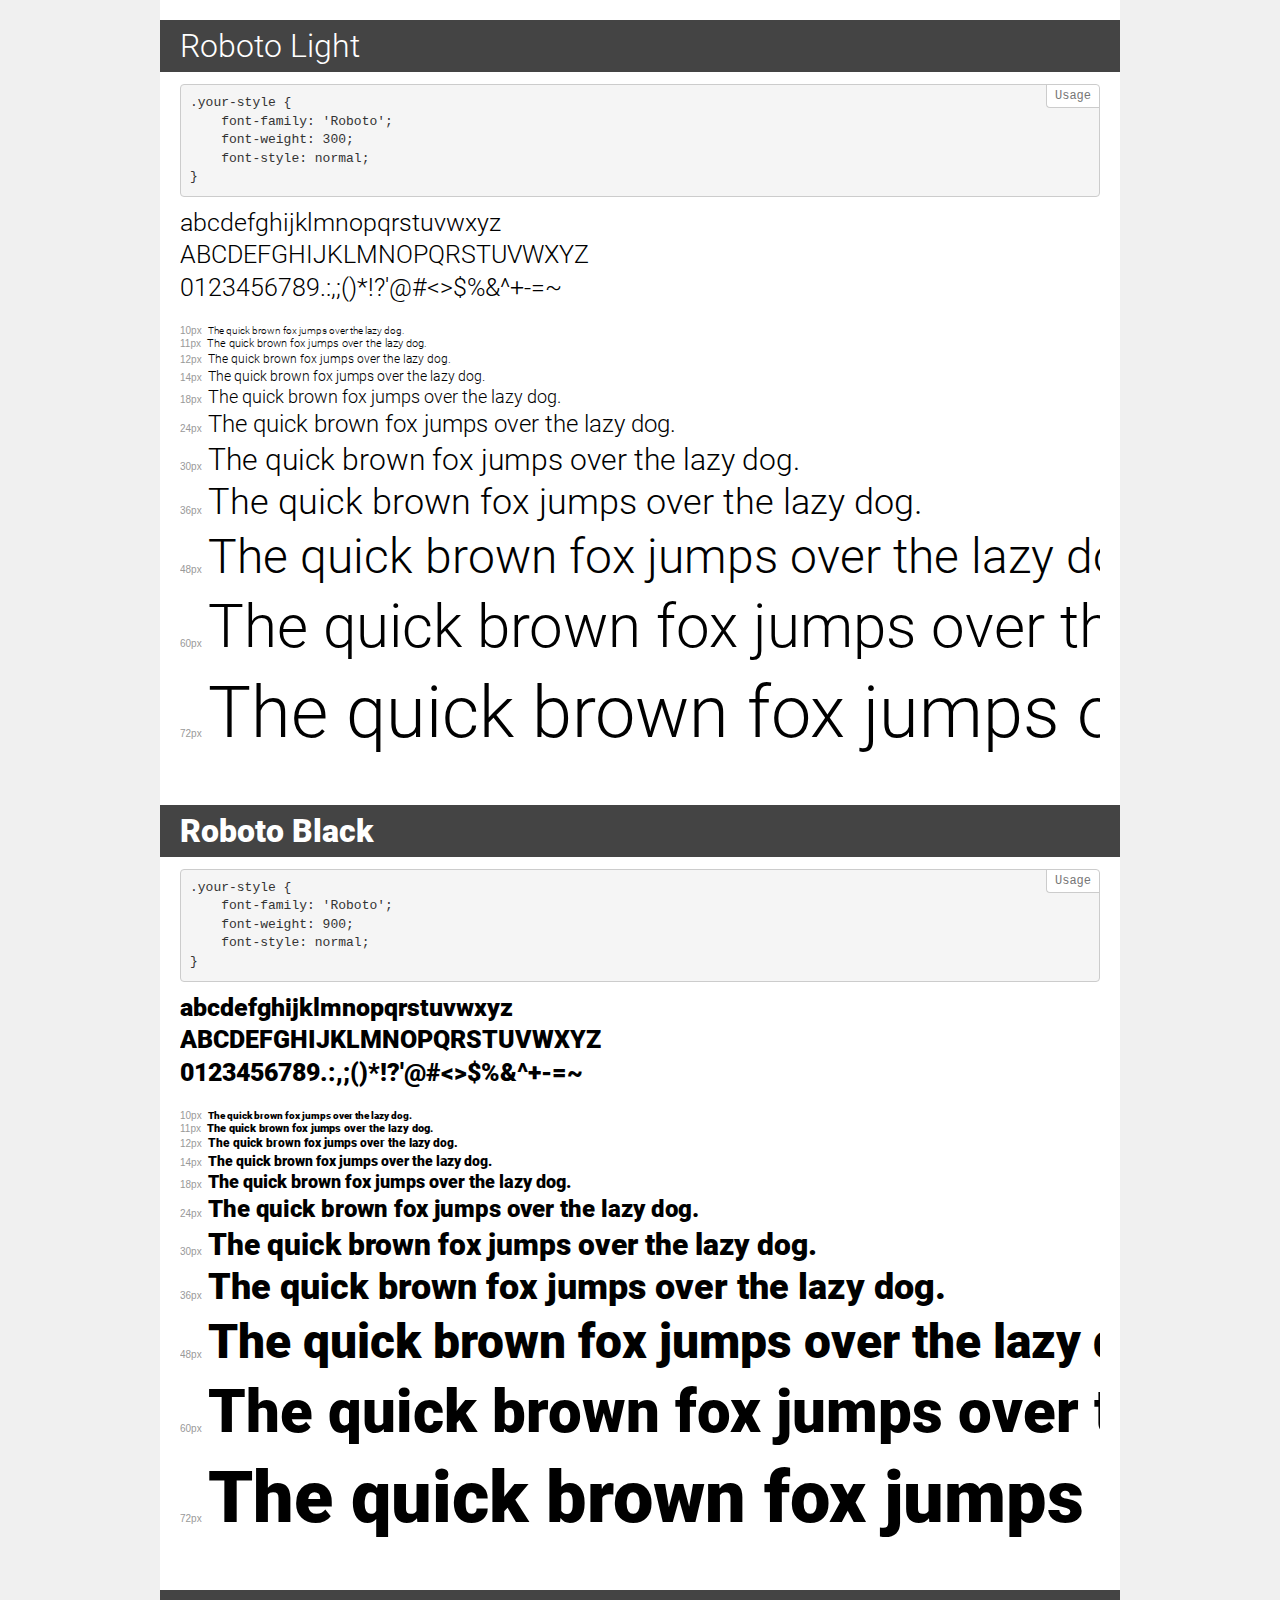
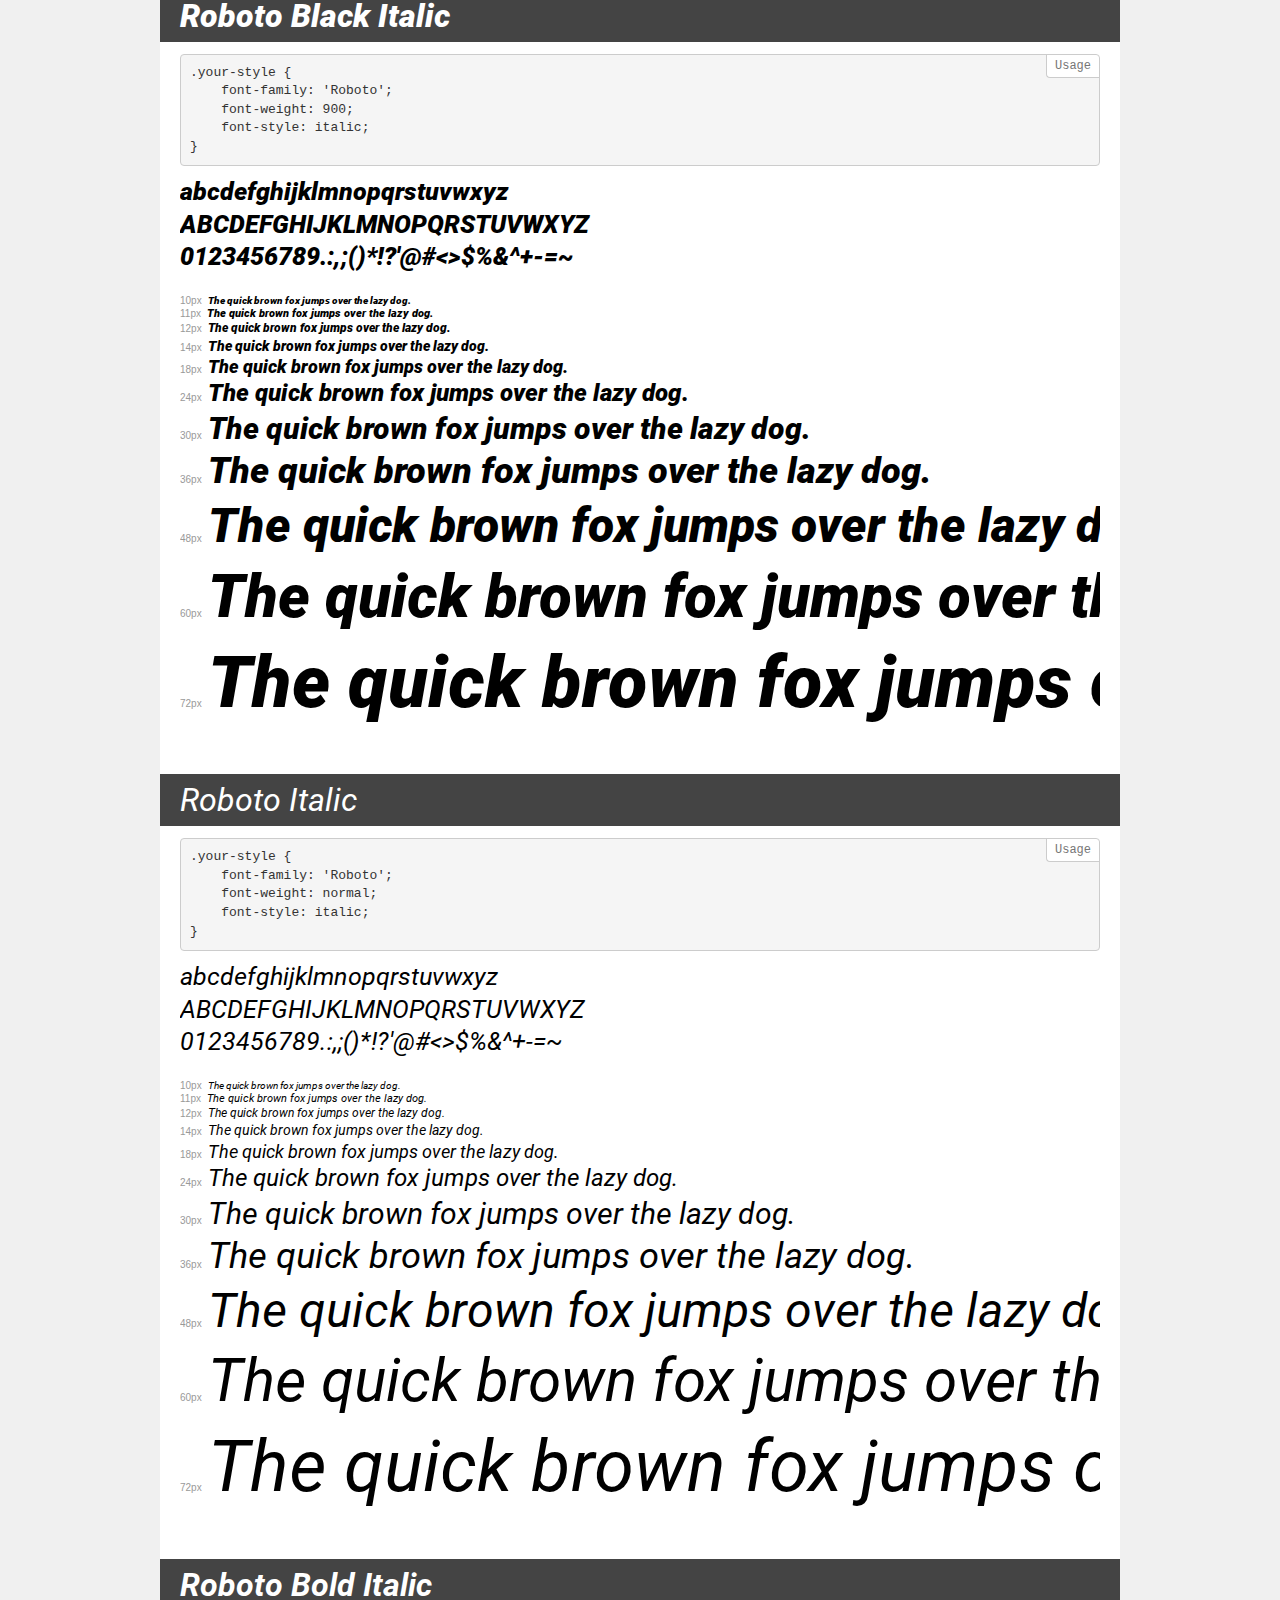
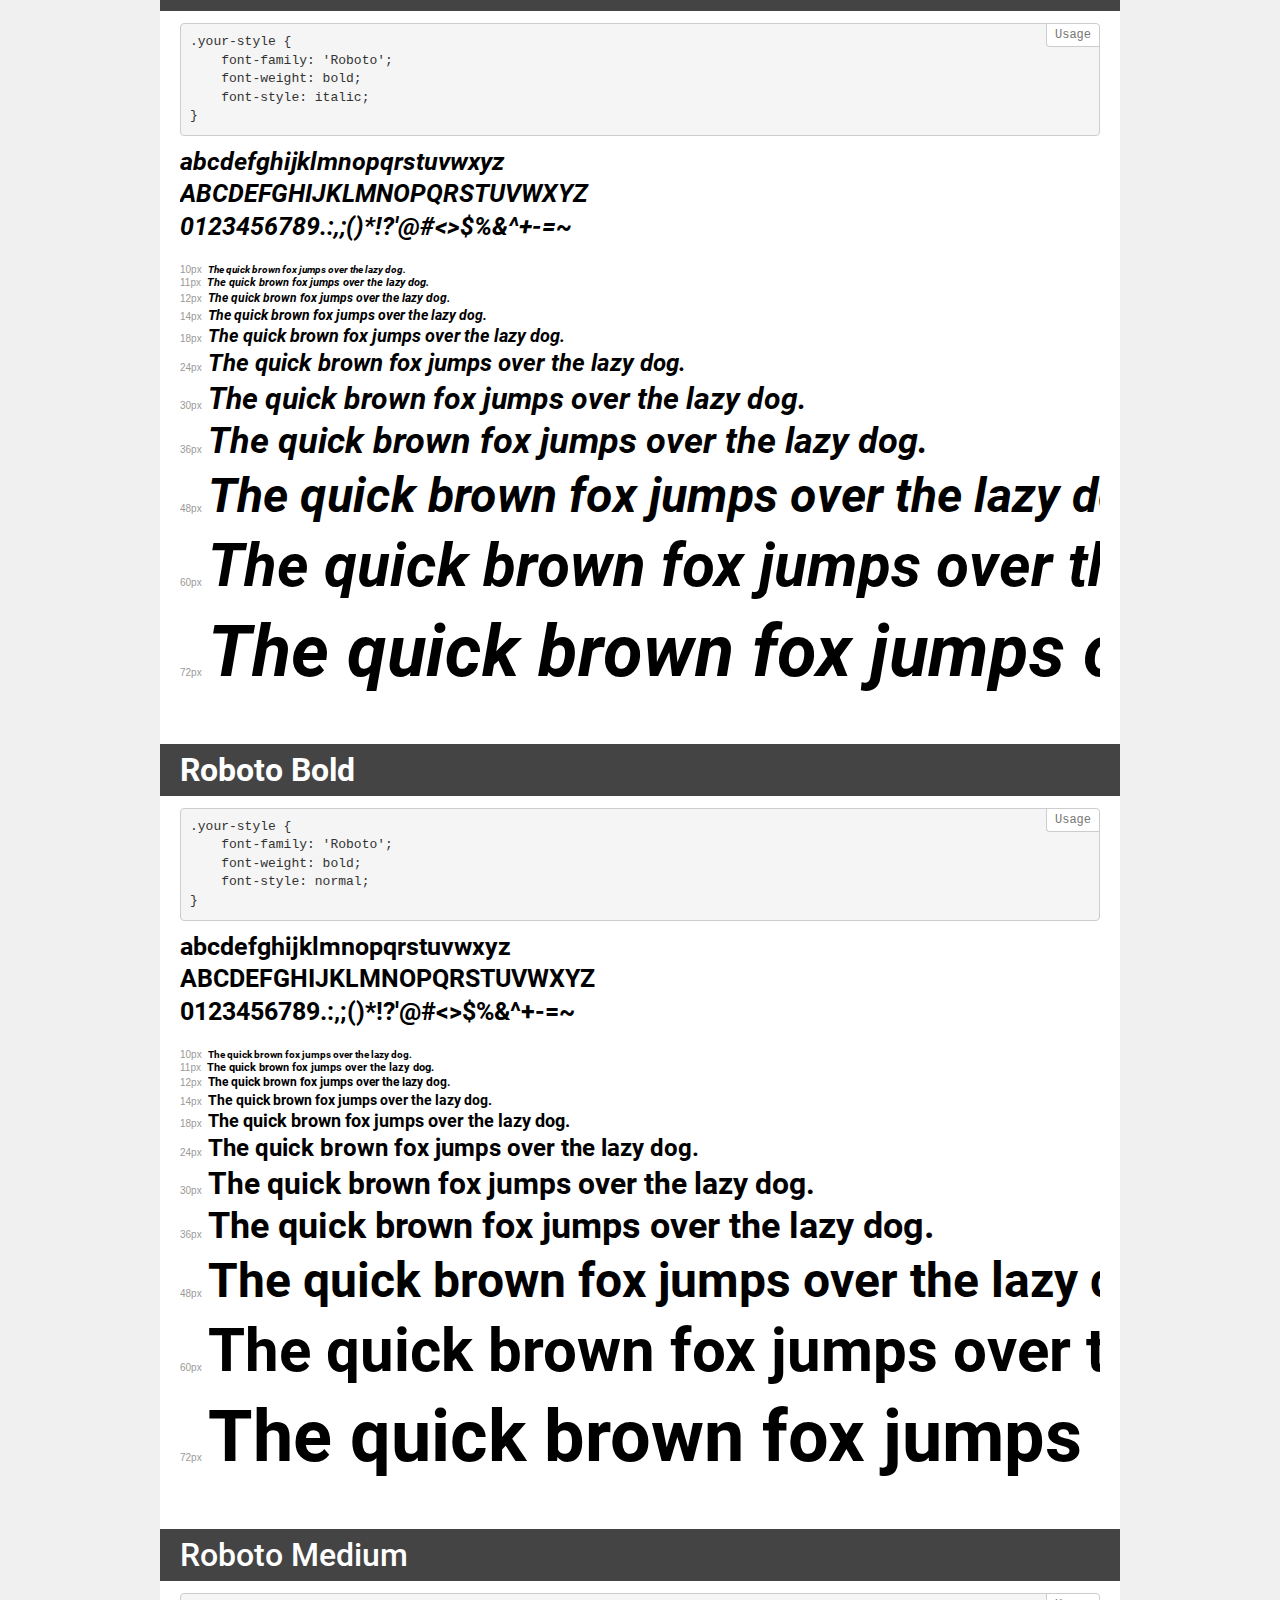
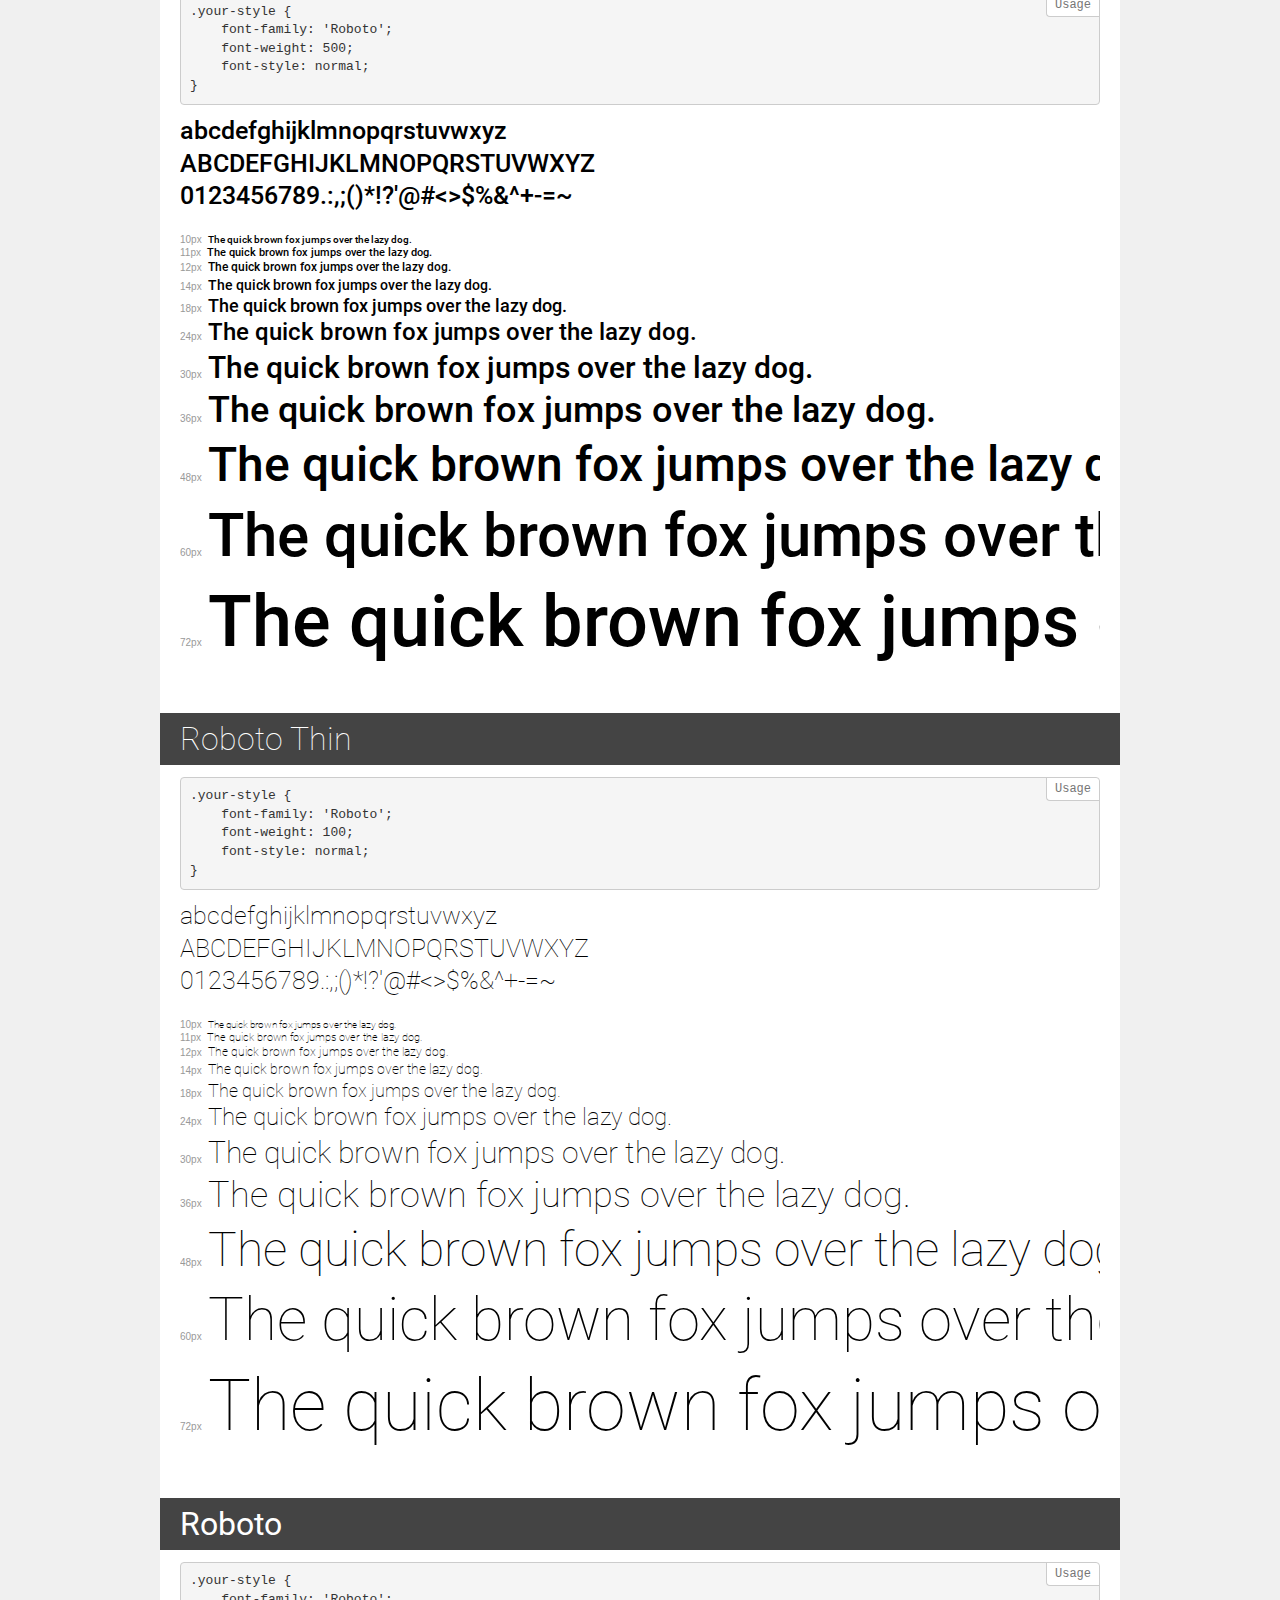
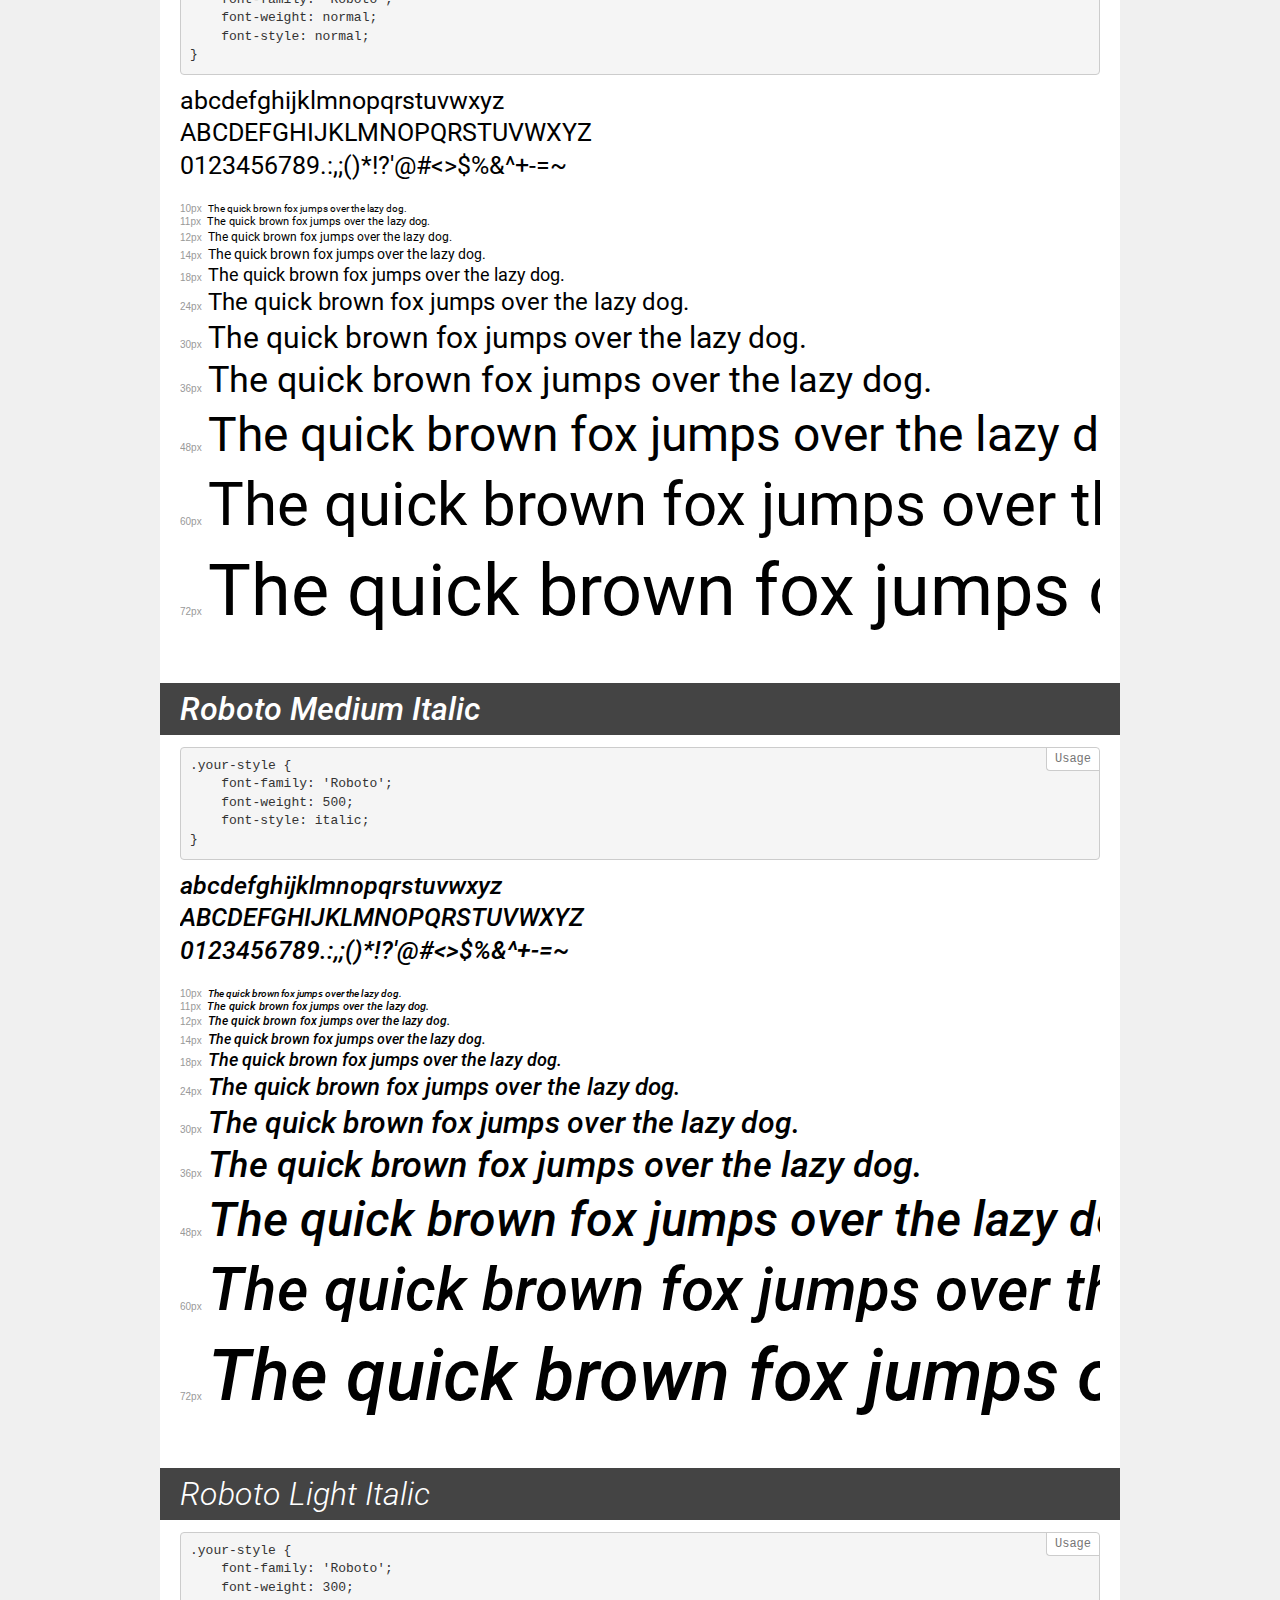
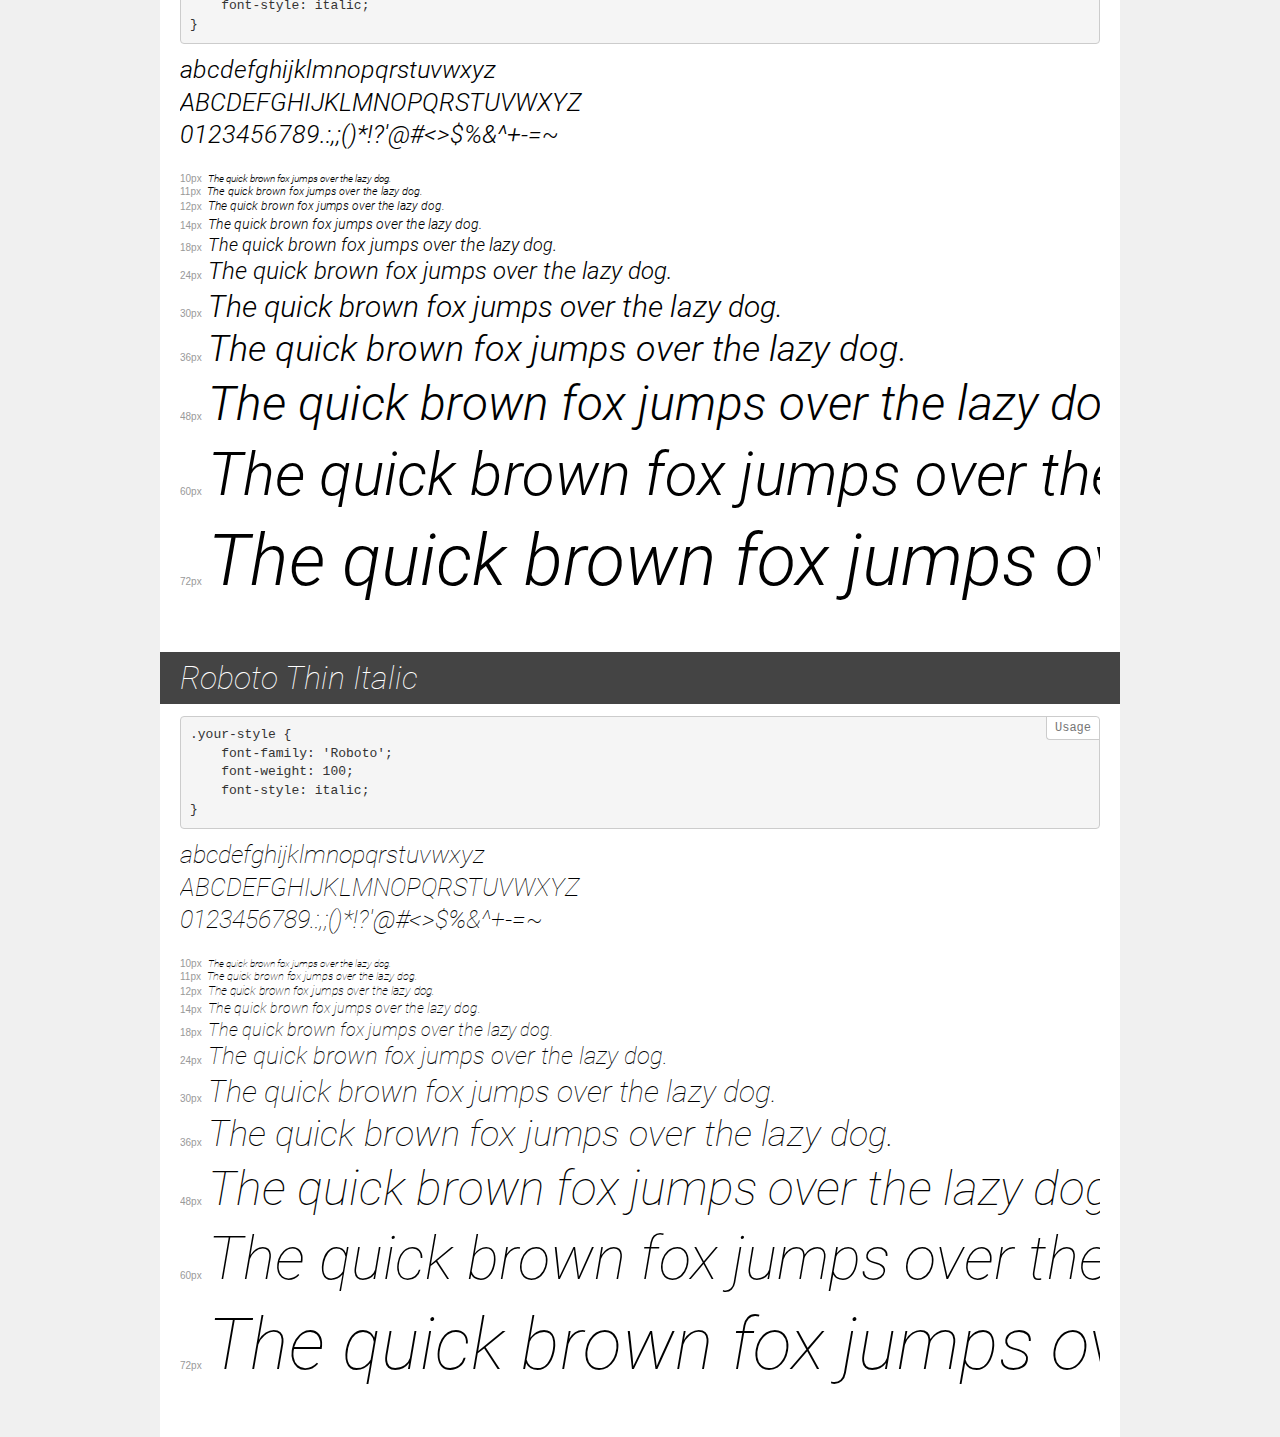
<file: fonts/demo.html>
<!DOCTYPE html>
<html lang="en">
<head>
    <meta charset="utf-8">
    <meta http-equiv="X-UA-Compatible" content="IE=edge">
    <meta name="viewport" content="width=device-width, initial-scale=1">
    <meta name="robots" content="noindex, noarchive">
    <meta name="format-detection" content="telephone=no">
    <title>Transfonter demo</title>
    <link href="stylesheet.css" rel="stylesheet">
    <style>
        /*
        http://meyerweb.com/eric/tools/css/reset/
        v2.0 | 20110126
        License: none (public domain)
        */
        html, body, div, span, applet, object, iframe,
        h1, h2, h3, h4, h5, h6, p, blockquote, pre,
        a, abbr, acronym, address, big, cite, code,
        del, dfn, em, img, ins, kbd, q, s, samp,
        small, strike, strong, sub, sup, tt, var,
        b, u, i, center,
        dl, dt, dd, ol, ul, li,
        fieldset, form, label, legend,
        table, caption, tbody, tfoot, thead, tr, th, td,
        article, aside, canvas, details, embed,
        figure, figcaption, footer, header, hgroup,
        menu, nav, output, ruby, section, summary,
        time, mark, audio, video {
            margin: 0;
            padding: 0;
            border: 0;
            font-size: 100%;
            font: inherit;
            vertical-align: baseline;
        }
        /* HTML5 display-role reset for older browsers */
        article, aside, details, figcaption, figure,
        footer, header, hgroup, menu, nav, section {
            display: block;
        }
        body {
            line-height: 1;
        }
        ol, ul {
            list-style: none;
        }
        blockquote, q {
            quotes: none;
        }
        blockquote:before, blockquote:after,
        q:before, q:after {
            content: '';
            content: none;
        }
        table {
            border-collapse: collapse;
            border-spacing: 0;
        }
        /* demo styles */
        body {
            background: #f0f0f0;
            color: #000;
        }
        .page {
            background: #fff;
            width: 920px;
            margin: 0 auto;
            padding: 20px 20px 0 20px;
            overflow: hidden;
        }
        .font-container {
            overflow-x: auto;
            overflow-y: hidden;
            margin-bottom: 40px;
            line-height: 1.3;
            white-space: nowrap;
            padding-bottom: 5px;
        }
        h1 {
            position: relative;
            background: #444;
            font-size: 32px;
            color: #fff;
            padding: 10px 20px;
            margin: 0 -20px 12px -20px;
        }
        .letters {
            font-size: 25px;
            margin-bottom: 20px;
        }
        .s10:before {
            content: '10px';
        }
        .s11:before {
            content: '11px';
        }
        .s12:before {
            content: '12px';
        }
        .s14:before {
            content: '14px';
        }
        .s18:before {
            content: '18px';
        }
        .s24:before {
            content: '24px';
        }
        .s30:before {
            content: '30px';
        }
        .s36:before {
            content: '36px';
        }
        .s48:before {
            content: '48px';
        }
        .s60:before {
            content: '60px';
        }
        .s72:before {
            content: '72px';
        }
        .s10:before, .s11:before, .s12:before, .s14:before,
        .s18:before, .s24:before, .s30:before, .s36:before,
        .s48:before, .s60:before, .s72:before {
            font-family: Arial, sans-serif;
            font-size: 10px;
            font-weight: normal;
            font-style: normal;
            color: #999;
            padding-right: 6px;
        }
        pre {
            display: block;
            position: relative;
            padding: 9px;
            margin: 0 0 10px;
            font-family: Monaco, Menlo, Consolas, "Courier New", monospace;
            font-size: 13px;
            line-height: 1.428571429;
            color: #333;
            font-weight: normal;
            font-style: normal;
            background-color: #f5f5f5;
            border: 1px solid #ccc;
            overflow-x: auto;
            border-radius: 4px;
        }
        pre:after {
            display: block;
            position: absolute;
            right: 0;
            top: 0;
            content: 'Usage';
            line-height: 1;
            padding: 5px 8px;
            font-size: 12px;
            color: #767676;
            background-color: #fff;
            border: 1px solid #ccc;
            border-right: none;
            border-top: none;
            border-radius: 0 4px 0 4px;
            z-index: 10;
        }
        /* responsive */
        @media (max-width: 959px) {
            .page {
                width: auto;
                margin: 0;
            }
        }
    </style>
</head>
<body>
<div class="page">
    <div class="demo">
        <h1 style="font-family: 'Roboto'; font-weight: 300; font-style: normal;">Roboto Light</h1>
        <pre>.your-style {
    font-family: 'Roboto';
    font-weight: 300;
    font-style: normal;
}</pre>
        <div class="font-container" style="font-family: 'Roboto'; font-weight: 300; font-style: normal;">
            <p class="letters">
                abcdefghijklmnopqrstuvwxyz<br>
ABCDEFGHIJKLMNOPQRSTUVWXYZ<br>
                0123456789.:,;()*!?'@#<>$%&^+-=~
            </p>
            <p class="s10" style="font-size: 10px;">The quick brown fox jumps over the lazy dog.</p>
            <p class="s11" style="font-size: 11px;">The quick brown fox jumps over the lazy dog.</p>
            <p class="s12" style="font-size: 12px;">The quick brown fox jumps over the lazy dog.</p>
            <p class="s14" style="font-size: 14px;">The quick brown fox jumps over the lazy dog.</p>
            <p class="s18" style="font-size: 18px;">The quick brown fox jumps over the lazy dog.</p>
            <p class="s24" style="font-size: 24px;">The quick brown fox jumps over the lazy dog.</p>
            <p class="s30" style="font-size: 30px;">The quick brown fox jumps over the lazy dog.</p>
            <p class="s36" style="font-size: 36px;">The quick brown fox jumps over the lazy dog.</p>
            <p class="s48" style="font-size: 48px;">The quick brown fox jumps over the lazy dog.</p>
            <p class="s60" style="font-size: 60px;">The quick brown fox jumps over the lazy dog.</p>
            <p class="s72" style="font-size: 72px;">The quick brown fox jumps over the lazy dog.</p>
        </div>
    </div>
    <div class="demo">
        <h1 style="font-family: 'Roboto'; font-weight: 900; font-style: normal;">Roboto Black</h1>
        <pre>.your-style {
    font-family: 'Roboto';
    font-weight: 900;
    font-style: normal;
}</pre>
        <div class="font-container" style="font-family: 'Roboto'; font-weight: 900; font-style: normal;">
            <p class="letters">
                abcdefghijklmnopqrstuvwxyz<br>
ABCDEFGHIJKLMNOPQRSTUVWXYZ<br>
                0123456789.:,;()*!?'@#<>$%&^+-=~
            </p>
            <p class="s10" style="font-size: 10px;">The quick brown fox jumps over the lazy dog.</p>
            <p class="s11" style="font-size: 11px;">The quick brown fox jumps over the lazy dog.</p>
            <p class="s12" style="font-size: 12px;">The quick brown fox jumps over the lazy dog.</p>
            <p class="s14" style="font-size: 14px;">The quick brown fox jumps over the lazy dog.</p>
            <p class="s18" style="font-size: 18px;">The quick brown fox jumps over the lazy dog.</p>
            <p class="s24" style="font-size: 24px;">The quick brown fox jumps over the lazy dog.</p>
            <p class="s30" style="font-size: 30px;">The quick brown fox jumps over the lazy dog.</p>
            <p class="s36" style="font-size: 36px;">The quick brown fox jumps over the lazy dog.</p>
            <p class="s48" style="font-size: 48px;">The quick brown fox jumps over the lazy dog.</p>
            <p class="s60" style="font-size: 60px;">The quick brown fox jumps over the lazy dog.</p>
            <p class="s72" style="font-size: 72px;">The quick brown fox jumps over the lazy dog.</p>
        </div>
    </div>
    <div class="demo">
        <h1 style="font-family: 'Roboto'; font-weight: 900; font-style: italic;">Roboto Black Italic</h1>
        <pre>.your-style {
    font-family: 'Roboto';
    font-weight: 900;
    font-style: italic;
}</pre>
        <div class="font-container" style="font-family: 'Roboto'; font-weight: 900; font-style: italic;">
            <p class="letters">
                abcdefghijklmnopqrstuvwxyz<br>
ABCDEFGHIJKLMNOPQRSTUVWXYZ<br>
                0123456789.:,;()*!?'@#<>$%&^+-=~
            </p>
            <p class="s10" style="font-size: 10px;">The quick brown fox jumps over the lazy dog.</p>
            <p class="s11" style="font-size: 11px;">The quick brown fox jumps over the lazy dog.</p>
            <p class="s12" style="font-size: 12px;">The quick brown fox jumps over the lazy dog.</p>
            <p class="s14" style="font-size: 14px;">The quick brown fox jumps over the lazy dog.</p>
            <p class="s18" style="font-size: 18px;">The quick brown fox jumps over the lazy dog.</p>
            <p class="s24" style="font-size: 24px;">The quick brown fox jumps over the lazy dog.</p>
            <p class="s30" style="font-size: 30px;">The quick brown fox jumps over the lazy dog.</p>
            <p class="s36" style="font-size: 36px;">The quick brown fox jumps over the lazy dog.</p>
            <p class="s48" style="font-size: 48px;">The quick brown fox jumps over the lazy dog.</p>
            <p class="s60" style="font-size: 60px;">The quick brown fox jumps over the lazy dog.</p>
            <p class="s72" style="font-size: 72px;">The quick brown fox jumps over the lazy dog.</p>
        </div>
    </div>
    <div class="demo">
        <h1 style="font-family: 'Roboto'; font-weight: normal; font-style: italic;">Roboto Italic</h1>
        <pre>.your-style {
    font-family: 'Roboto';
    font-weight: normal;
    font-style: italic;
}</pre>
        <div class="font-container" style="font-family: 'Roboto'; font-weight: normal; font-style: italic;">
            <p class="letters">
                abcdefghijklmnopqrstuvwxyz<br>
ABCDEFGHIJKLMNOPQRSTUVWXYZ<br>
                0123456789.:,;()*!?'@#<>$%&^+-=~
            </p>
            <p class="s10" style="font-size: 10px;">The quick brown fox jumps over the lazy dog.</p>
            <p class="s11" style="font-size: 11px;">The quick brown fox jumps over the lazy dog.</p>
            <p class="s12" style="font-size: 12px;">The quick brown fox jumps over the lazy dog.</p>
            <p class="s14" style="font-size: 14px;">The quick brown fox jumps over the lazy dog.</p>
            <p class="s18" style="font-size: 18px;">The quick brown fox jumps over the lazy dog.</p>
            <p class="s24" style="font-size: 24px;">The quick brown fox jumps over the lazy dog.</p>
            <p class="s30" style="font-size: 30px;">The quick brown fox jumps over the lazy dog.</p>
            <p class="s36" style="font-size: 36px;">The quick brown fox jumps over the lazy dog.</p>
            <p class="s48" style="font-size: 48px;">The quick brown fox jumps over the lazy dog.</p>
            <p class="s60" style="font-size: 60px;">The quick brown fox jumps over the lazy dog.</p>
            <p class="s72" style="font-size: 72px;">The quick brown fox jumps over the lazy dog.</p>
        </div>
    </div>
    <div class="demo">
        <h1 style="font-family: 'Roboto'; font-weight: bold; font-style: italic;">Roboto Bold Italic</h1>
        <pre>.your-style {
    font-family: 'Roboto';
    font-weight: bold;
    font-style: italic;
}</pre>
        <div class="font-container" style="font-family: 'Roboto'; font-weight: bold; font-style: italic;">
            <p class="letters">
                abcdefghijklmnopqrstuvwxyz<br>
ABCDEFGHIJKLMNOPQRSTUVWXYZ<br>
                0123456789.:,;()*!?'@#<>$%&^+-=~
            </p>
            <p class="s10" style="font-size: 10px;">The quick brown fox jumps over the lazy dog.</p>
            <p class="s11" style="font-size: 11px;">The quick brown fox jumps over the lazy dog.</p>
            <p class="s12" style="font-size: 12px;">The quick brown fox jumps over the lazy dog.</p>
            <p class="s14" style="font-size: 14px;">The quick brown fox jumps over the lazy dog.</p>
            <p class="s18" style="font-size: 18px;">The quick brown fox jumps over the lazy dog.</p>
            <p class="s24" style="font-size: 24px;">The quick brown fox jumps over the lazy dog.</p>
            <p class="s30" style="font-size: 30px;">The quick brown fox jumps over the lazy dog.</p>
            <p class="s36" style="font-size: 36px;">The quick brown fox jumps over the lazy dog.</p>
            <p class="s48" style="font-size: 48px;">The quick brown fox jumps over the lazy dog.</p>
            <p class="s60" style="font-size: 60px;">The quick brown fox jumps over the lazy dog.</p>
            <p class="s72" style="font-size: 72px;">The quick brown fox jumps over the lazy dog.</p>
        </div>
    </div>
    <div class="demo">
        <h1 style="font-family: 'Roboto'; font-weight: bold; font-style: normal;">Roboto Bold</h1>
        <pre>.your-style {
    font-family: 'Roboto';
    font-weight: bold;
    font-style: normal;
}</pre>
        <div class="font-container" style="font-family: 'Roboto'; font-weight: bold; font-style: normal;">
            <p class="letters">
                abcdefghijklmnopqrstuvwxyz<br>
ABCDEFGHIJKLMNOPQRSTUVWXYZ<br>
                0123456789.:,;()*!?'@#<>$%&^+-=~
            </p>
            <p class="s10" style="font-size: 10px;">The quick brown fox jumps over the lazy dog.</p>
            <p class="s11" style="font-size: 11px;">The quick brown fox jumps over the lazy dog.</p>
            <p class="s12" style="font-size: 12px;">The quick brown fox jumps over the lazy dog.</p>
            <p class="s14" style="font-size: 14px;">The quick brown fox jumps over the lazy dog.</p>
            <p class="s18" style="font-size: 18px;">The quick brown fox jumps over the lazy dog.</p>
            <p class="s24" style="font-size: 24px;">The quick brown fox jumps over the lazy dog.</p>
            <p class="s30" style="font-size: 30px;">The quick brown fox jumps over the lazy dog.</p>
            <p class="s36" style="font-size: 36px;">The quick brown fox jumps over the lazy dog.</p>
            <p class="s48" style="font-size: 48px;">The quick brown fox jumps over the lazy dog.</p>
            <p class="s60" style="font-size: 60px;">The quick brown fox jumps over the lazy dog.</p>
            <p class="s72" style="font-size: 72px;">The quick brown fox jumps over the lazy dog.</p>
        </div>
    </div>
    <div class="demo">
        <h1 style="font-family: 'Roboto'; font-weight: 500; font-style: normal;">Roboto Medium</h1>
        <pre>.your-style {
    font-family: 'Roboto';
    font-weight: 500;
    font-style: normal;
}</pre>
        <div class="font-container" style="font-family: 'Roboto'; font-weight: 500; font-style: normal;">
            <p class="letters">
                abcdefghijklmnopqrstuvwxyz<br>
ABCDEFGHIJKLMNOPQRSTUVWXYZ<br>
                0123456789.:,;()*!?'@#<>$%&^+-=~
            </p>
            <p class="s10" style="font-size: 10px;">The quick brown fox jumps over the lazy dog.</p>
            <p class="s11" style="font-size: 11px;">The quick brown fox jumps over the lazy dog.</p>
            <p class="s12" style="font-size: 12px;">The quick brown fox jumps over the lazy dog.</p>
            <p class="s14" style="font-size: 14px;">The quick brown fox jumps over the lazy dog.</p>
            <p class="s18" style="font-size: 18px;">The quick brown fox jumps over the lazy dog.</p>
            <p class="s24" style="font-size: 24px;">The quick brown fox jumps over the lazy dog.</p>
            <p class="s30" style="font-size: 30px;">The quick brown fox jumps over the lazy dog.</p>
            <p class="s36" style="font-size: 36px;">The quick brown fox jumps over the lazy dog.</p>
            <p class="s48" style="font-size: 48px;">The quick brown fox jumps over the lazy dog.</p>
            <p class="s60" style="font-size: 60px;">The quick brown fox jumps over the lazy dog.</p>
            <p class="s72" style="font-size: 72px;">The quick brown fox jumps over the lazy dog.</p>
        </div>
    </div>
    <div class="demo">
        <h1 style="font-family: 'Roboto'; font-weight: 100; font-style: normal;">Roboto Thin</h1>
        <pre>.your-style {
    font-family: 'Roboto';
    font-weight: 100;
    font-style: normal;
}</pre>
        <div class="font-container" style="font-family: 'Roboto'; font-weight: 100; font-style: normal;">
            <p class="letters">
                abcdefghijklmnopqrstuvwxyz<br>
ABCDEFGHIJKLMNOPQRSTUVWXYZ<br>
                0123456789.:,;()*!?'@#<>$%&^+-=~
            </p>
            <p class="s10" style="font-size: 10px;">The quick brown fox jumps over the lazy dog.</p>
            <p class="s11" style="font-size: 11px;">The quick brown fox jumps over the lazy dog.</p>
            <p class="s12" style="font-size: 12px;">The quick brown fox jumps over the lazy dog.</p>
            <p class="s14" style="font-size: 14px;">The quick brown fox jumps over the lazy dog.</p>
            <p class="s18" style="font-size: 18px;">The quick brown fox jumps over the lazy dog.</p>
            <p class="s24" style="font-size: 24px;">The quick brown fox jumps over the lazy dog.</p>
            <p class="s30" style="font-size: 30px;">The quick brown fox jumps over the lazy dog.</p>
            <p class="s36" style="font-size: 36px;">The quick brown fox jumps over the lazy dog.</p>
            <p class="s48" style="font-size: 48px;">The quick brown fox jumps over the lazy dog.</p>
            <p class="s60" style="font-size: 60px;">The quick brown fox jumps over the lazy dog.</p>
            <p class="s72" style="font-size: 72px;">The quick brown fox jumps over the lazy dog.</p>
        </div>
    </div>
    <div class="demo">
        <h1 style="font-family: 'Roboto'; font-weight: normal; font-style: normal;">Roboto</h1>
        <pre>.your-style {
    font-family: 'Roboto';
    font-weight: normal;
    font-style: normal;
}</pre>
        <div class="font-container" style="font-family: 'Roboto'; font-weight: normal; font-style: normal;">
            <p class="letters">
                abcdefghijklmnopqrstuvwxyz<br>
ABCDEFGHIJKLMNOPQRSTUVWXYZ<br>
                0123456789.:,;()*!?'@#<>$%&^+-=~
            </p>
            <p class="s10" style="font-size: 10px;">The quick brown fox jumps over the lazy dog.</p>
            <p class="s11" style="font-size: 11px;">The quick brown fox jumps over the lazy dog.</p>
            <p class="s12" style="font-size: 12px;">The quick brown fox jumps over the lazy dog.</p>
            <p class="s14" style="font-size: 14px;">The quick brown fox jumps over the lazy dog.</p>
            <p class="s18" style="font-size: 18px;">The quick brown fox jumps over the lazy dog.</p>
            <p class="s24" style="font-size: 24px;">The quick brown fox jumps over the lazy dog.</p>
            <p class="s30" style="font-size: 30px;">The quick brown fox jumps over the lazy dog.</p>
            <p class="s36" style="font-size: 36px;">The quick brown fox jumps over the lazy dog.</p>
            <p class="s48" style="font-size: 48px;">The quick brown fox jumps over the lazy dog.</p>
            <p class="s60" style="font-size: 60px;">The quick brown fox jumps over the lazy dog.</p>
            <p class="s72" style="font-size: 72px;">The quick brown fox jumps over the lazy dog.</p>
        </div>
    </div>
    <div class="demo">
        <h1 style="font-family: 'Roboto'; font-weight: 500; font-style: italic;">Roboto Medium Italic</h1>
        <pre>.your-style {
    font-family: 'Roboto';
    font-weight: 500;
    font-style: italic;
}</pre>
        <div class="font-container" style="font-family: 'Roboto'; font-weight: 500; font-style: italic;">
            <p class="letters">
                abcdefghijklmnopqrstuvwxyz<br>
ABCDEFGHIJKLMNOPQRSTUVWXYZ<br>
                0123456789.:,;()*!?'@#<>$%&^+-=~
            </p>
            <p class="s10" style="font-size: 10px;">The quick brown fox jumps over the lazy dog.</p>
            <p class="s11" style="font-size: 11px;">The quick brown fox jumps over the lazy dog.</p>
            <p class="s12" style="font-size: 12px;">The quick brown fox jumps over the lazy dog.</p>
            <p class="s14" style="font-size: 14px;">The quick brown fox jumps over the lazy dog.</p>
            <p class="s18" style="font-size: 18px;">The quick brown fox jumps over the lazy dog.</p>
            <p class="s24" style="font-size: 24px;">The quick brown fox jumps over the lazy dog.</p>
            <p class="s30" style="font-size: 30px;">The quick brown fox jumps over the lazy dog.</p>
            <p class="s36" style="font-size: 36px;">The quick brown fox jumps over the lazy dog.</p>
            <p class="s48" style="font-size: 48px;">The quick brown fox jumps over the lazy dog.</p>
            <p class="s60" style="font-size: 60px;">The quick brown fox jumps over the lazy dog.</p>
            <p class="s72" style="font-size: 72px;">The quick brown fox jumps over the lazy dog.</p>
        </div>
    </div>
    <div class="demo">
        <h1 style="font-family: 'Roboto'; font-weight: 300; font-style: italic;">Roboto Light Italic</h1>
        <pre>.your-style {
    font-family: 'Roboto';
    font-weight: 300;
    font-style: italic;
}</pre>
        <div class="font-container" style="font-family: 'Roboto'; font-weight: 300; font-style: italic;">
            <p class="letters">
                abcdefghijklmnopqrstuvwxyz<br>
ABCDEFGHIJKLMNOPQRSTUVWXYZ<br>
                0123456789.:,;()*!?'@#<>$%&^+-=~
            </p>
            <p class="s10" style="font-size: 10px;">The quick brown fox jumps over the lazy dog.</p>
            <p class="s11" style="font-size: 11px;">The quick brown fox jumps over the lazy dog.</p>
            <p class="s12" style="font-size: 12px;">The quick brown fox jumps over the lazy dog.</p>
            <p class="s14" style="font-size: 14px;">The quick brown fox jumps over the lazy dog.</p>
            <p class="s18" style="font-size: 18px;">The quick brown fox jumps over the lazy dog.</p>
            <p class="s24" style="font-size: 24px;">The quick brown fox jumps over the lazy dog.</p>
            <p class="s30" style="font-size: 30px;">The quick brown fox jumps over the lazy dog.</p>
            <p class="s36" style="font-size: 36px;">The quick brown fox jumps over the lazy dog.</p>
            <p class="s48" style="font-size: 48px;">The quick brown fox jumps over the lazy dog.</p>
            <p class="s60" style="font-size: 60px;">The quick brown fox jumps over the lazy dog.</p>
            <p class="s72" style="font-size: 72px;">The quick brown fox jumps over the lazy dog.</p>
        </div>
    </div>
    <div class="demo">
        <h1 style="font-family: 'Roboto'; font-weight: 100; font-style: italic;">Roboto Thin Italic</h1>
        <pre>.your-style {
    font-family: 'Roboto';
    font-weight: 100;
    font-style: italic;
}</pre>
        <div class="font-container" style="font-family: 'Roboto'; font-weight: 100; font-style: italic;">
            <p class="letters">
                abcdefghijklmnopqrstuvwxyz<br>
ABCDEFGHIJKLMNOPQRSTUVWXYZ<br>
                0123456789.:,;()*!?'@#<>$%&^+-=~
            </p>
            <p class="s10" style="font-size: 10px;">The quick brown fox jumps over the lazy dog.</p>
            <p class="s11" style="font-size: 11px;">The quick brown fox jumps over the lazy dog.</p>
            <p class="s12" style="font-size: 12px;">The quick brown fox jumps over the lazy dog.</p>
            <p class="s14" style="font-size: 14px;">The quick brown fox jumps over the lazy dog.</p>
            <p class="s18" style="font-size: 18px;">The quick brown fox jumps over the lazy dog.</p>
            <p class="s24" style="font-size: 24px;">The quick brown fox jumps over the lazy dog.</p>
            <p class="s30" style="font-size: 30px;">The quick brown fox jumps over the lazy dog.</p>
            <p class="s36" style="font-size: 36px;">The quick brown fox jumps over the lazy dog.</p>
            <p class="s48" style="font-size: 48px;">The quick brown fox jumps over the lazy dog.</p>
            <p class="s60" style="font-size: 60px;">The quick brown fox jumps over the lazy dog.</p>
            <p class="s72" style="font-size: 72px;">The quick brown fox jumps over the lazy dog.</p>
        </div>
    </div>
</div>
</body>
</html>
</file>
<file: fonts/stylesheet.css>
@font-face {
    font-family: 'Roboto';
    src: local('Roboto Light'), local('Roboto-Light'),
        url('Roboto-Light.woff2') format('woff2'),
        url('Roboto-Light.woff') format('woff');
    font-weight: 300;
    font-style: normal;
    font-display: swap;
}

@font-face {
    font-family: 'Roboto';
    src: local('Roboto Black'), local('Roboto-Black'),
        url('Roboto-Black.woff2') format('woff2'),
        url('Roboto-Black.woff') format('woff');
    font-weight: 900;
    font-style: normal;
    font-display: swap;
}

@font-face {
    font-family: 'Roboto';
    src: local('Roboto Black Italic'), local('Roboto-BlackItalic'),
        url('Roboto-BlackItalic.woff2') format('woff2'),
        url('Roboto-BlackItalic.woff') format('woff');
    font-weight: 900;
    font-style: italic;
    font-display: swap;
}

@font-face {
    font-family: 'Roboto';
    src: local('Roboto Italic'), local('Roboto-Italic'),
        url('Roboto-Italic.woff2') format('woff2'),
        url('Roboto-Italic.woff') format('woff');
    font-weight: normal;
    font-style: italic;
    font-display: swap;
}

@font-face {
    font-family: 'Roboto';
    src: local('Roboto Bold Italic'), local('Roboto-BoldItalic'),
        url('Roboto-BoldItalic.woff2') format('woff2'),
        url('Roboto-BoldItalic.woff') format('woff');
    font-weight: bold;
    font-style: italic;
    font-display: swap;
}

@font-face {
    font-family: 'Roboto';
    src: local('Roboto Bold'), local('Roboto-Bold'),
        url('Roboto-Bold.woff2') format('woff2'),
        url('Roboto-Bold.woff') format('woff');
    font-weight: bold;
    font-style: normal;
    font-display: swap;
}

@font-face {
    font-family: 'Roboto';
    src: local('Roboto Medium'), local('Roboto-Medium'),
        url('Roboto-Medium.woff2') format('woff2'),
        url('Roboto-Medium.woff') format('woff');
    font-weight: 500;
    font-style: normal;
    font-display: swap;
}

@font-face {
    font-family: 'Roboto';
    src: local('Roboto Thin'), local('Roboto-Thin'),
        url('Roboto-Thin.woff2') format('woff2'),
        url('Roboto-Thin.woff') format('woff');
    font-weight: 100;
    font-style: normal;
    font-display: swap;
}

@font-face {
    font-family: 'Roboto';
    src: local('Roboto'), local('Roboto-Regular'),
        url('Roboto-Regular.woff2') format('woff2'),
        url('Roboto-Regular.woff') format('woff');
    font-weight: normal;
    font-style: normal;
    font-display: swap;
}

@font-face {
    font-family: 'Roboto';
    src: local('Roboto Medium Italic'), local('Roboto-MediumItalic'),
        url('Roboto-MediumItalic.woff2') format('woff2'),
        url('Roboto-MediumItalic.woff') format('woff');
    font-weight: 500;
    font-style: italic;
    font-display: swap;
}

@font-face {
    font-family: 'Roboto';
    src: local('Roboto Light Italic'), local('Roboto-LightItalic'),
        url('Roboto-LightItalic.woff2') format('woff2'),
        url('Roboto-LightItalic.woff') format('woff');
    font-weight: 300;
    font-style: italic;
    font-display: swap;
}

@font-face {
    font-family: 'Roboto';
    src: local('Roboto Thin Italic'), local('Roboto-ThinItalic'),
        url('Roboto-ThinItalic.woff2') format('woff2'),
        url('Roboto-ThinItalic.woff') format('woff');
    font-weight: 100;
    font-style: italic;
    font-display: swap;
}
</file>
